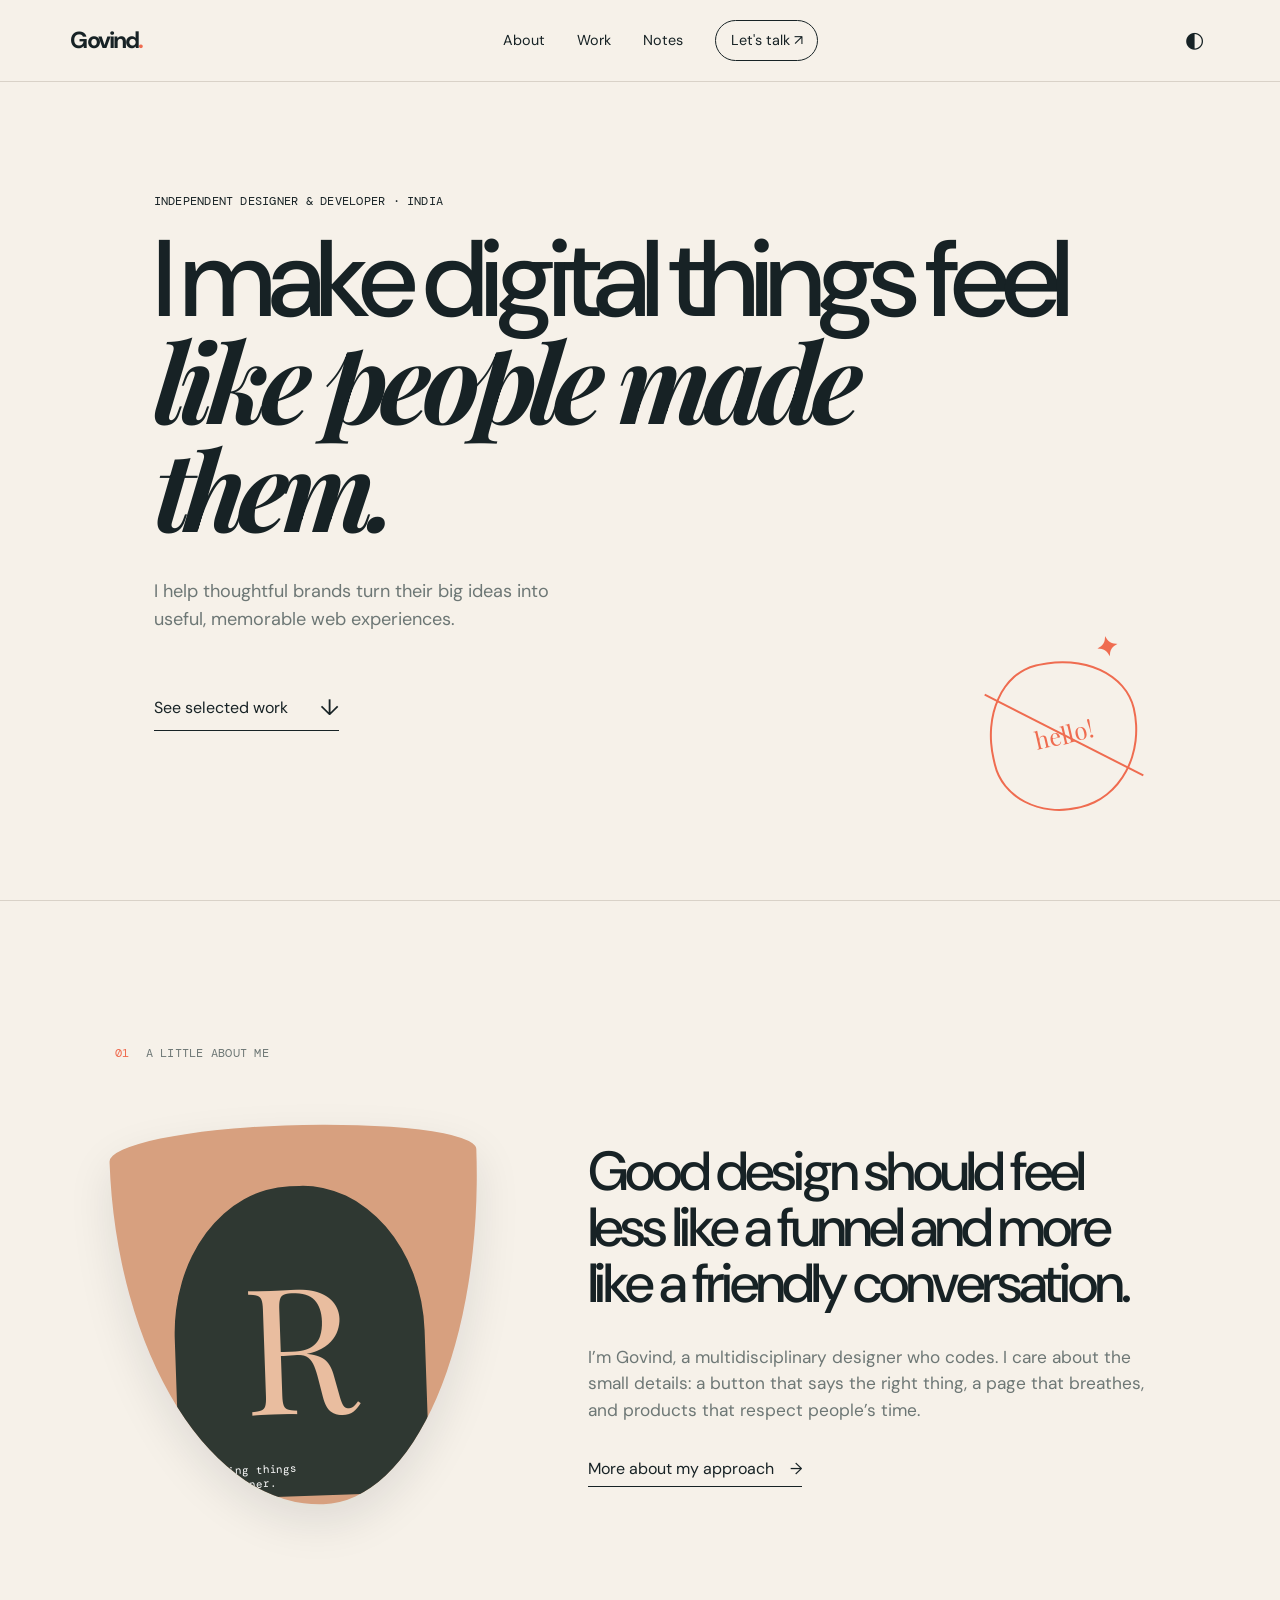
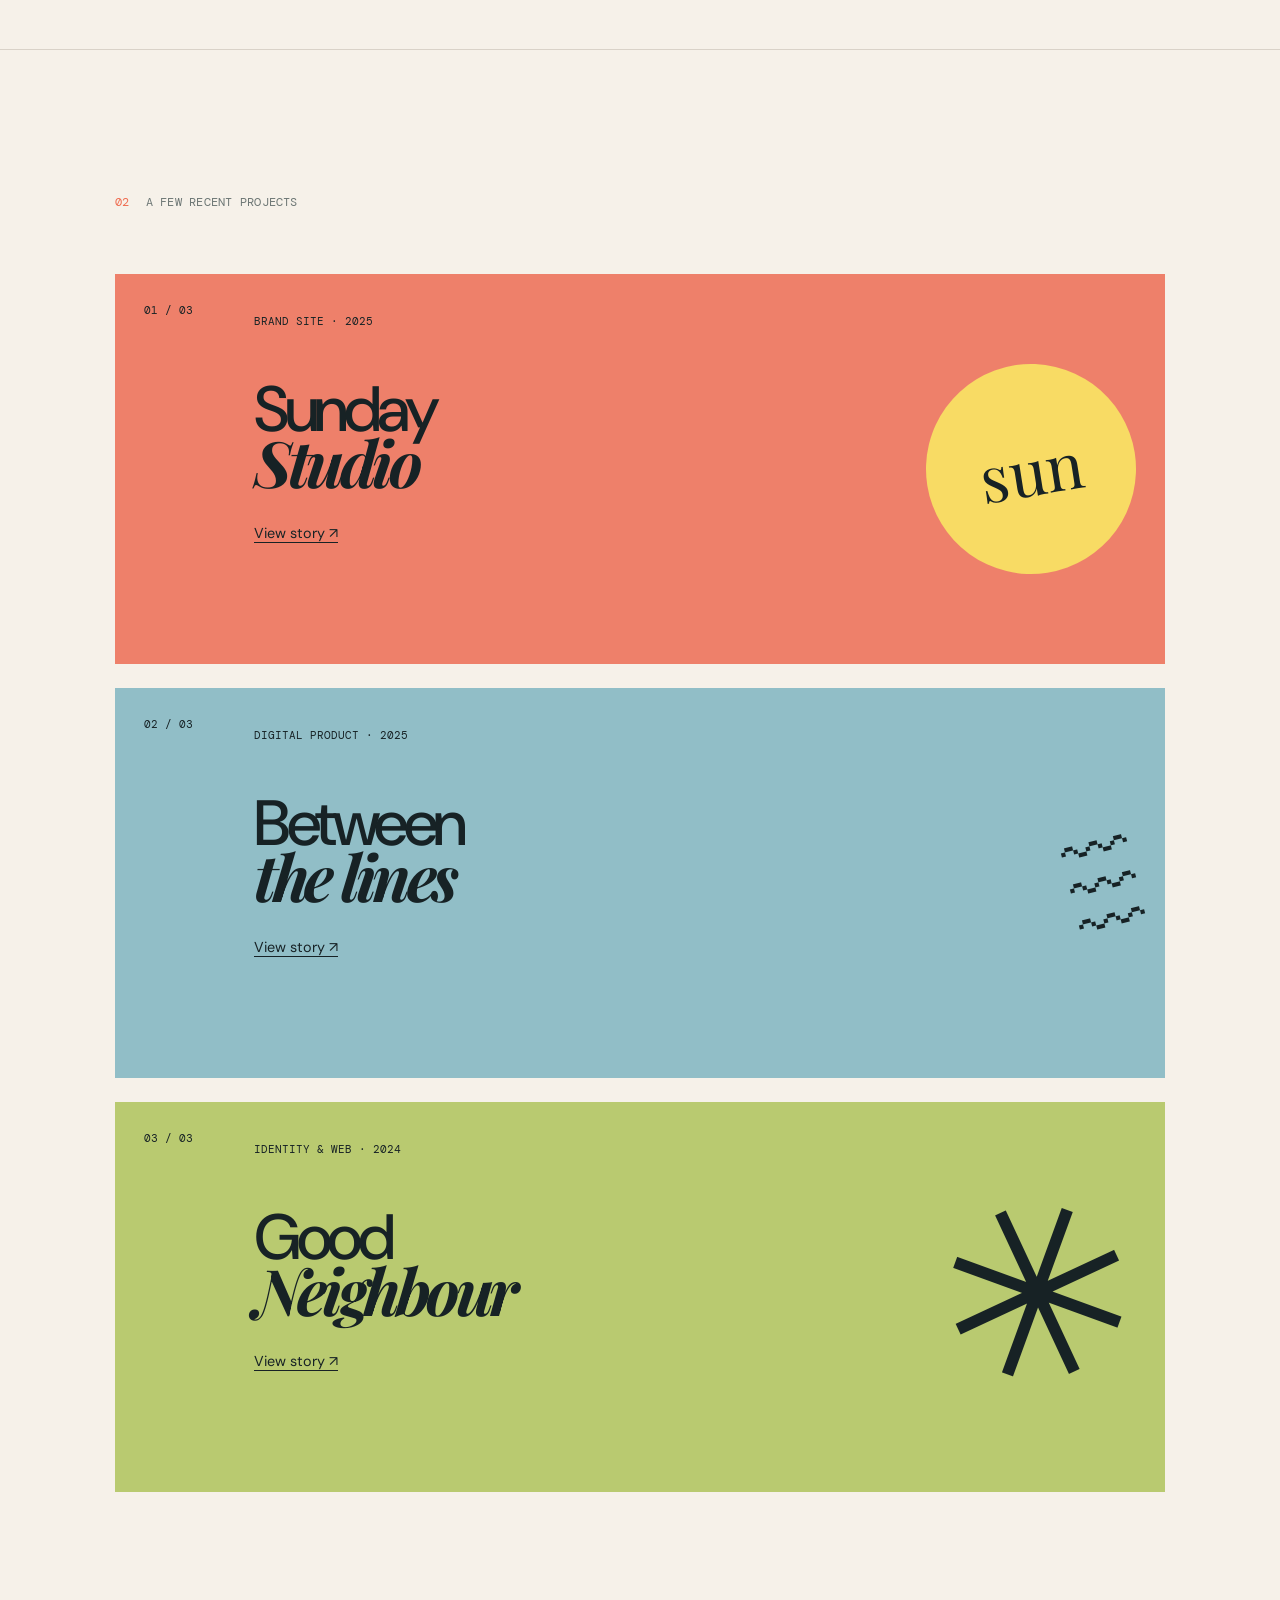
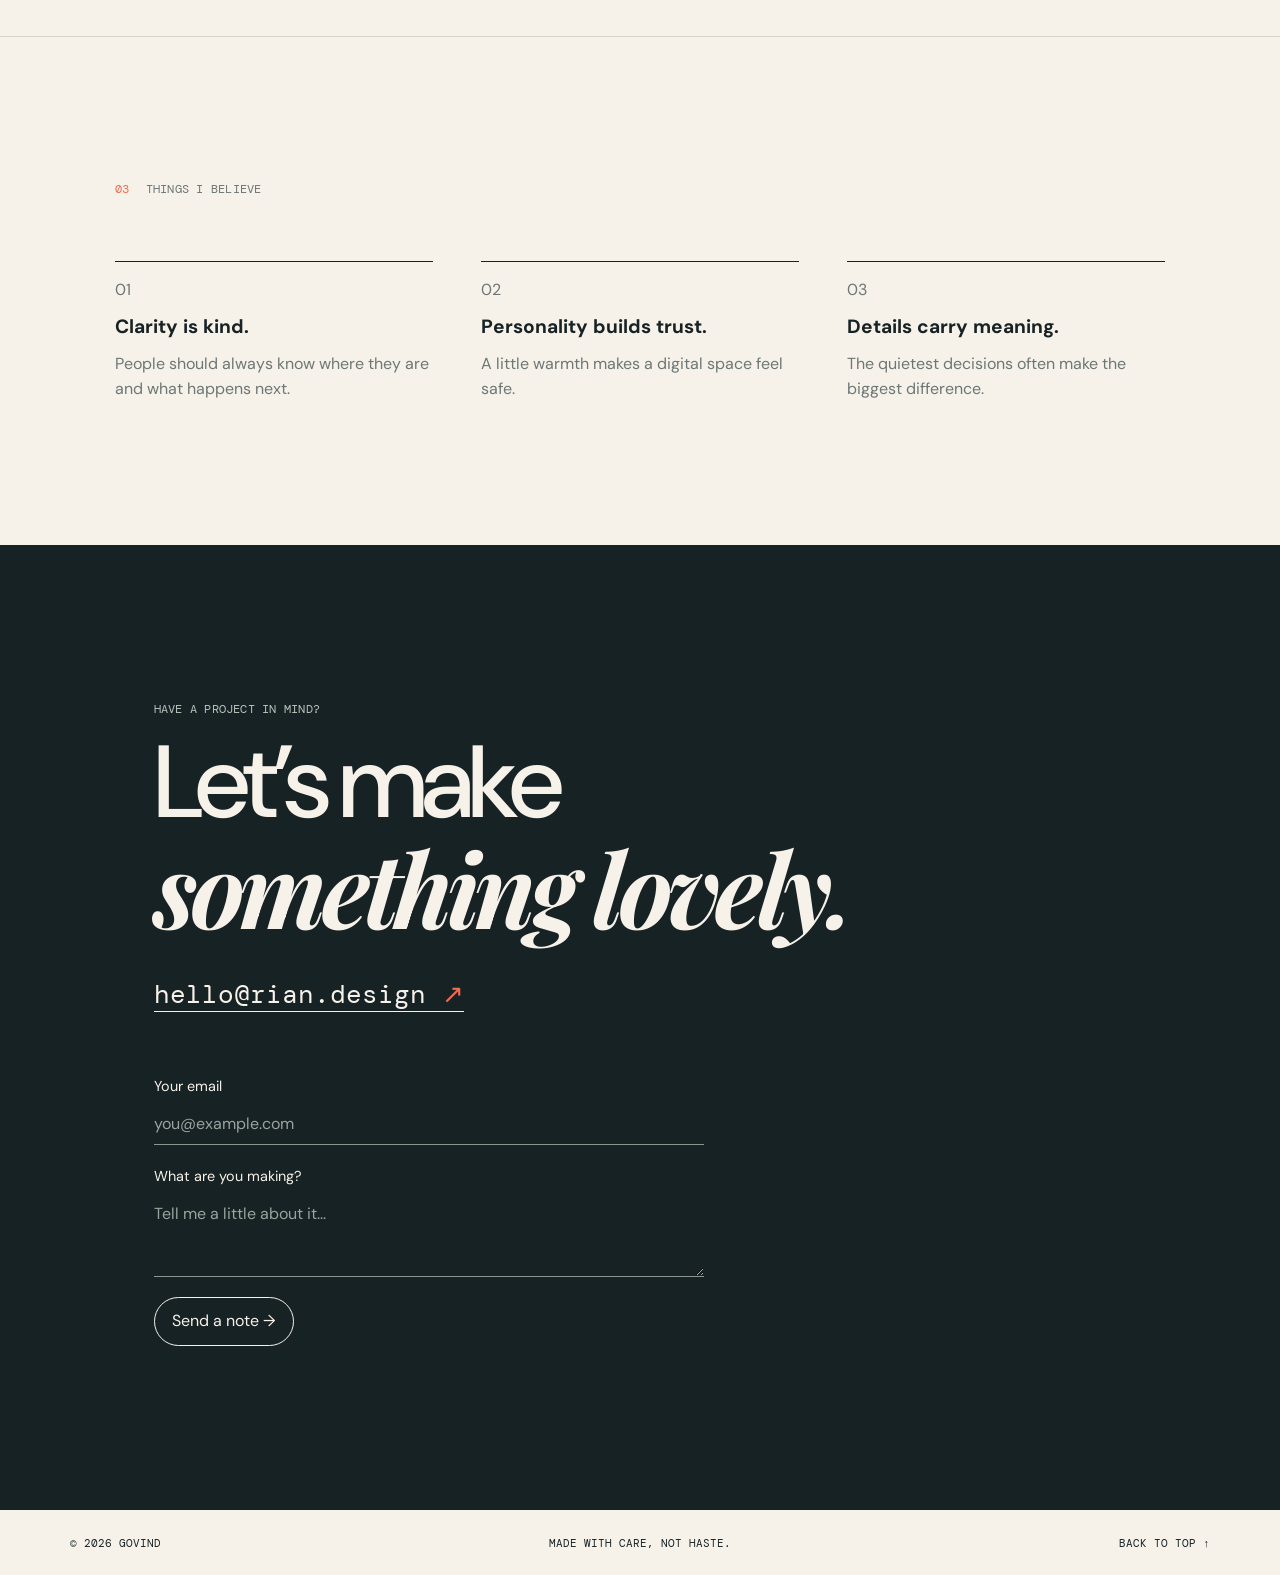
<file: index.html>
<!doctype html>
<html lang="en">
  <head>
    <meta charset="UTF-8" />
    <meta name="viewport" content="width=device-width, initial-scale=1.0" />
    <meta name="description" content="A warm, responsive personal portfolio." />
    <title>Govind — Creative Developer</title>
    <link rel="preconnect" href="https://fonts.googleapis.com" />
    <link rel="preconnect" href="https://fonts.gstatic.com" crossorigin />
    <link href="https://fonts.googleapis.com/css2?family=DM+Mono&family=DM+Sans:opsz,wght@9..40,400;9..40,500;9..40,700&family=Playfair+Display:ital,wght@0,700;1,700&display=swap" rel="stylesheet" />
    <link rel="stylesheet" href="style.css" />
  </head>
  <body>
    <header class="site-header">
      <a class="brand" href="#home" aria-label="Rian home">Govind<span>.</span></a>
      <button class="menu-button" aria-label="Open menu" aria-expanded="false">Menu</button>
      <nav class="nav" aria-label="Main navigation">
        <a href="#about">About</a><a href="#work">Work</a><a href="#notes">Notes</a><a class="nav-contact" href="#contact">Let's talk <span>↗</span></a>
      </nav>
      <button class="theme-button" aria-label="Switch color theme">◐</button>
    </header>

    <main>
      <section class="hero" id="home">
        <p class="eyebrow">Independent designer &amp; developer · India</p>
        <h1>I make digital things feel <em>like people made them.</em></h1>
        <p class="hero-copy">I help thoughtful brands turn their big ideas into useful, memorable web experiences.</p>
        <a class="round-link" href="#work">See selected work <span>↓</span></a>
        <div class="hero-doodle" aria-hidden="true"><span>hello!</span><i></i><b>✦</b></div>
      </section>

      <section class="about section" id="about">
        <div class="section-label"><span>01</span> A little about me</div>
        <div class="about-grid">
          <div class="portrait"><div class="portrait-face">R</div><span>Currently making things<br />from a sunny corner.</span></div>
          <div>
            <h2>Good design should feel less like a funnel and more like a friendly conversation.</h2>
            <p>I’m Govind, a multidisciplinary designer who codes. I care about the small details: a button that says the right thing, a page that breathes, and products that respect people’s time.</p>
            <a class="text-link" href="#contact">More about my approach <span>→</span></a>
          </div>
        </div>
      </section>

      <section class="work section" id="work">
        <div class="section-label"><span>02</span> A few recent projects</div>
        <div class="project-list">
          <article class="project project--coral"><div class="project-number">01 / 03</div><div><p class="project-type">Brand site · 2025</p><h3>Sunday<br /><em>Studio</em></h3><a href="#contact" aria-label="Ask about Sunday Studio">View story ↗</a></div><div class="project-art art-sun"><span>sun</span></div></article>
          <article class="project project--blue"><div class="project-number">02 / 03</div><div><p class="project-type">Digital product · 2025</p><h3>Between<br /><em>the lines</em></h3><a href="#contact" aria-label="Ask about Between the lines">View story ↗</a></div><div class="project-art art-lines">〰<br />〰<br />〰</div></article>
          <article class="project project--lime"><div class="project-number">03 / 03</div><div><p class="project-type">Identity &amp; web · 2024</p><h3>Good<br /><em>Neighbour</em></h3><a href="#contact" aria-label="Ask about Good Neighbour">View story ↗</a></div><div class="project-art art-flower">✳</div></article>
        </div>
      </section>

      <section class="notes section" id="notes">
        <div class="section-label"><span>03</span> Things I believe</div>
        <div class="note-grid">
          <p>01 <strong>Clarity is kind.</strong> People should always know where they are and what happens next.</p>
          <p>02 <strong>Personality builds trust.</strong> A little warmth makes a digital space feel safe.</p>
          <p>03 <strong>Details carry meaning.</strong> The quietest decisions often make the biggest difference.</p>
        </div>
      </section>

      <section class="contact" id="contact">
        <p class="eyebrow">Have a project in mind?</p>
        <h2>Let’s make<br /><em>something lovely.</em></h2>
        <a class="email" href="mailto:hello@rian.design">hello@rian.design <span>↗</span></a>
        <form class="contact-form" id="contact-form">
          <label>Your email <input required type="email" placeholder="you@example.com" /></label>
          <label>What are you making? <textarea required rows="3" placeholder="Tell me a little about it..."></textarea></label>
          <button type="submit">Send a note →</button><p class="form-message" aria-live="polite"></p>
        </form>
      </section>
    </main>
    <footer><span>© 2026 Govind</span><span>Made with care, not haste.</span><a href="#home">Back to top ↑</a></footer>
    <script src="script.js"></script>
  </body>
</html>
</file>
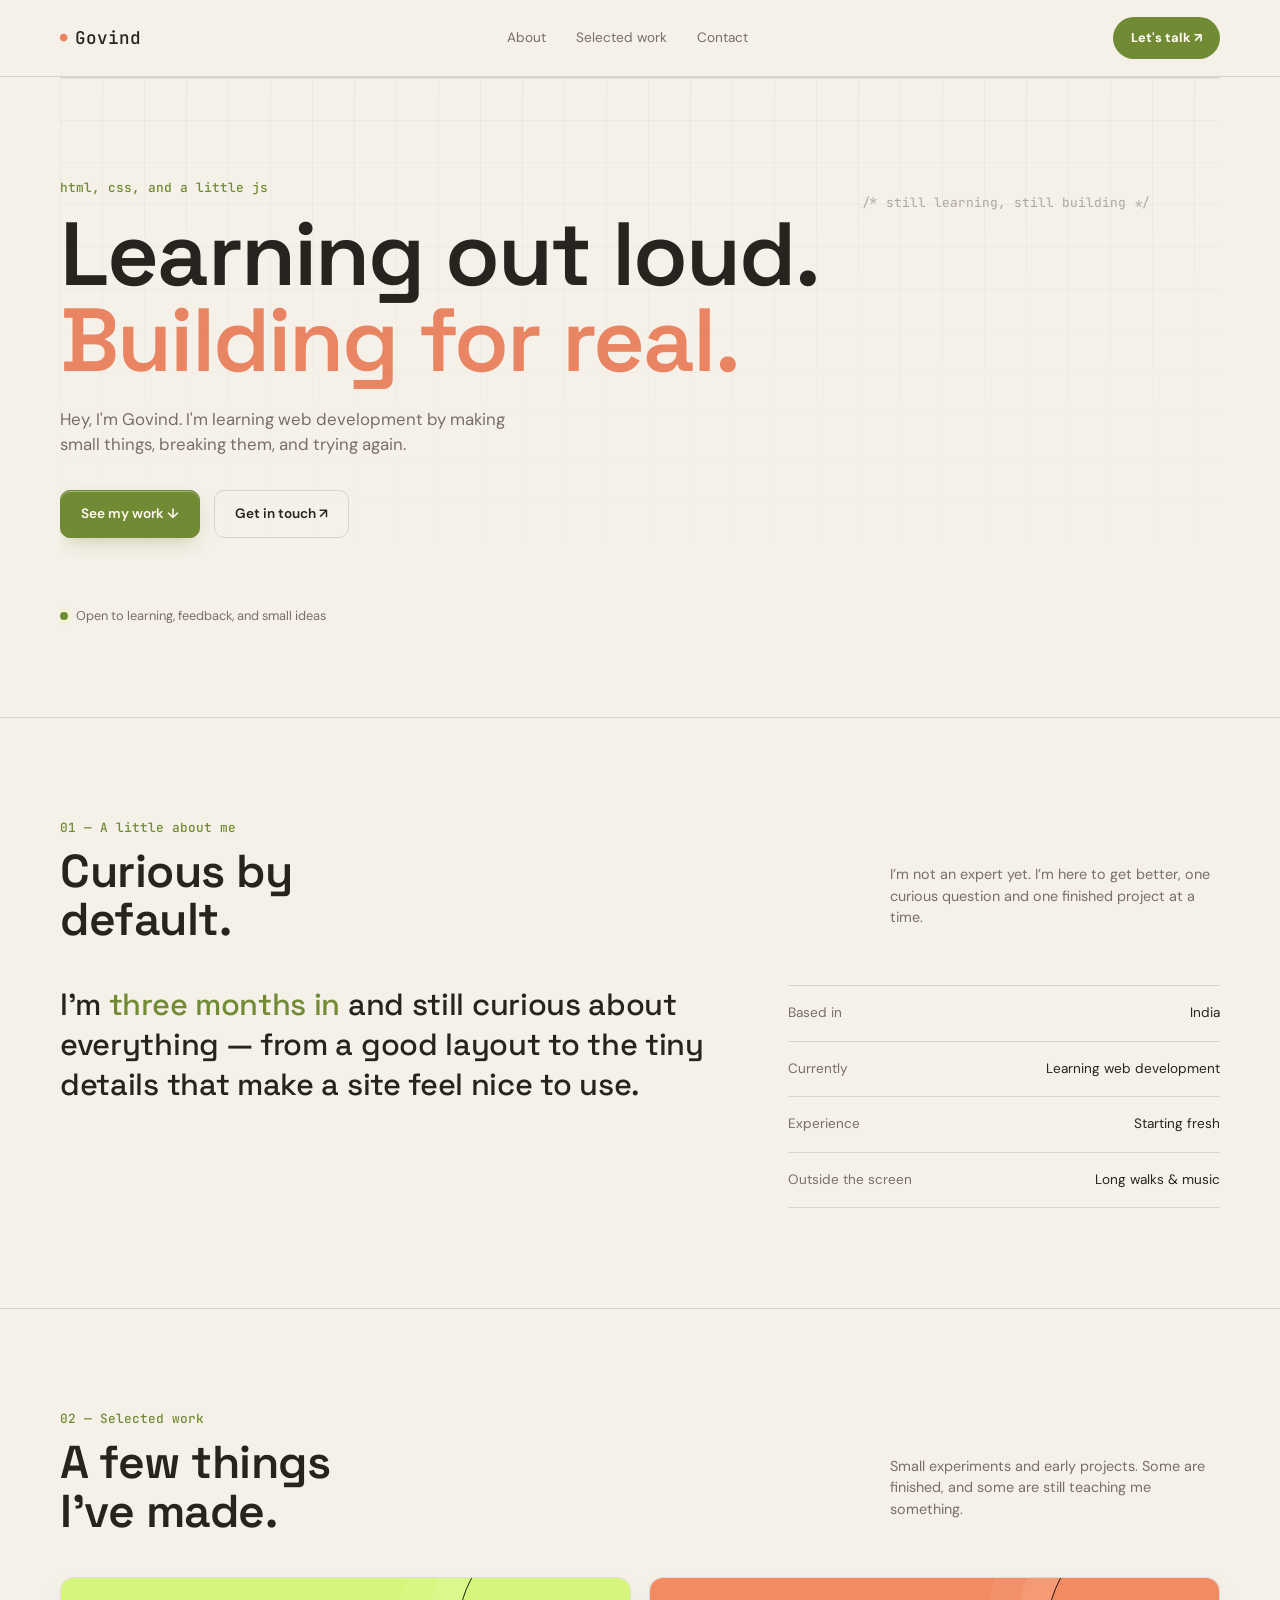
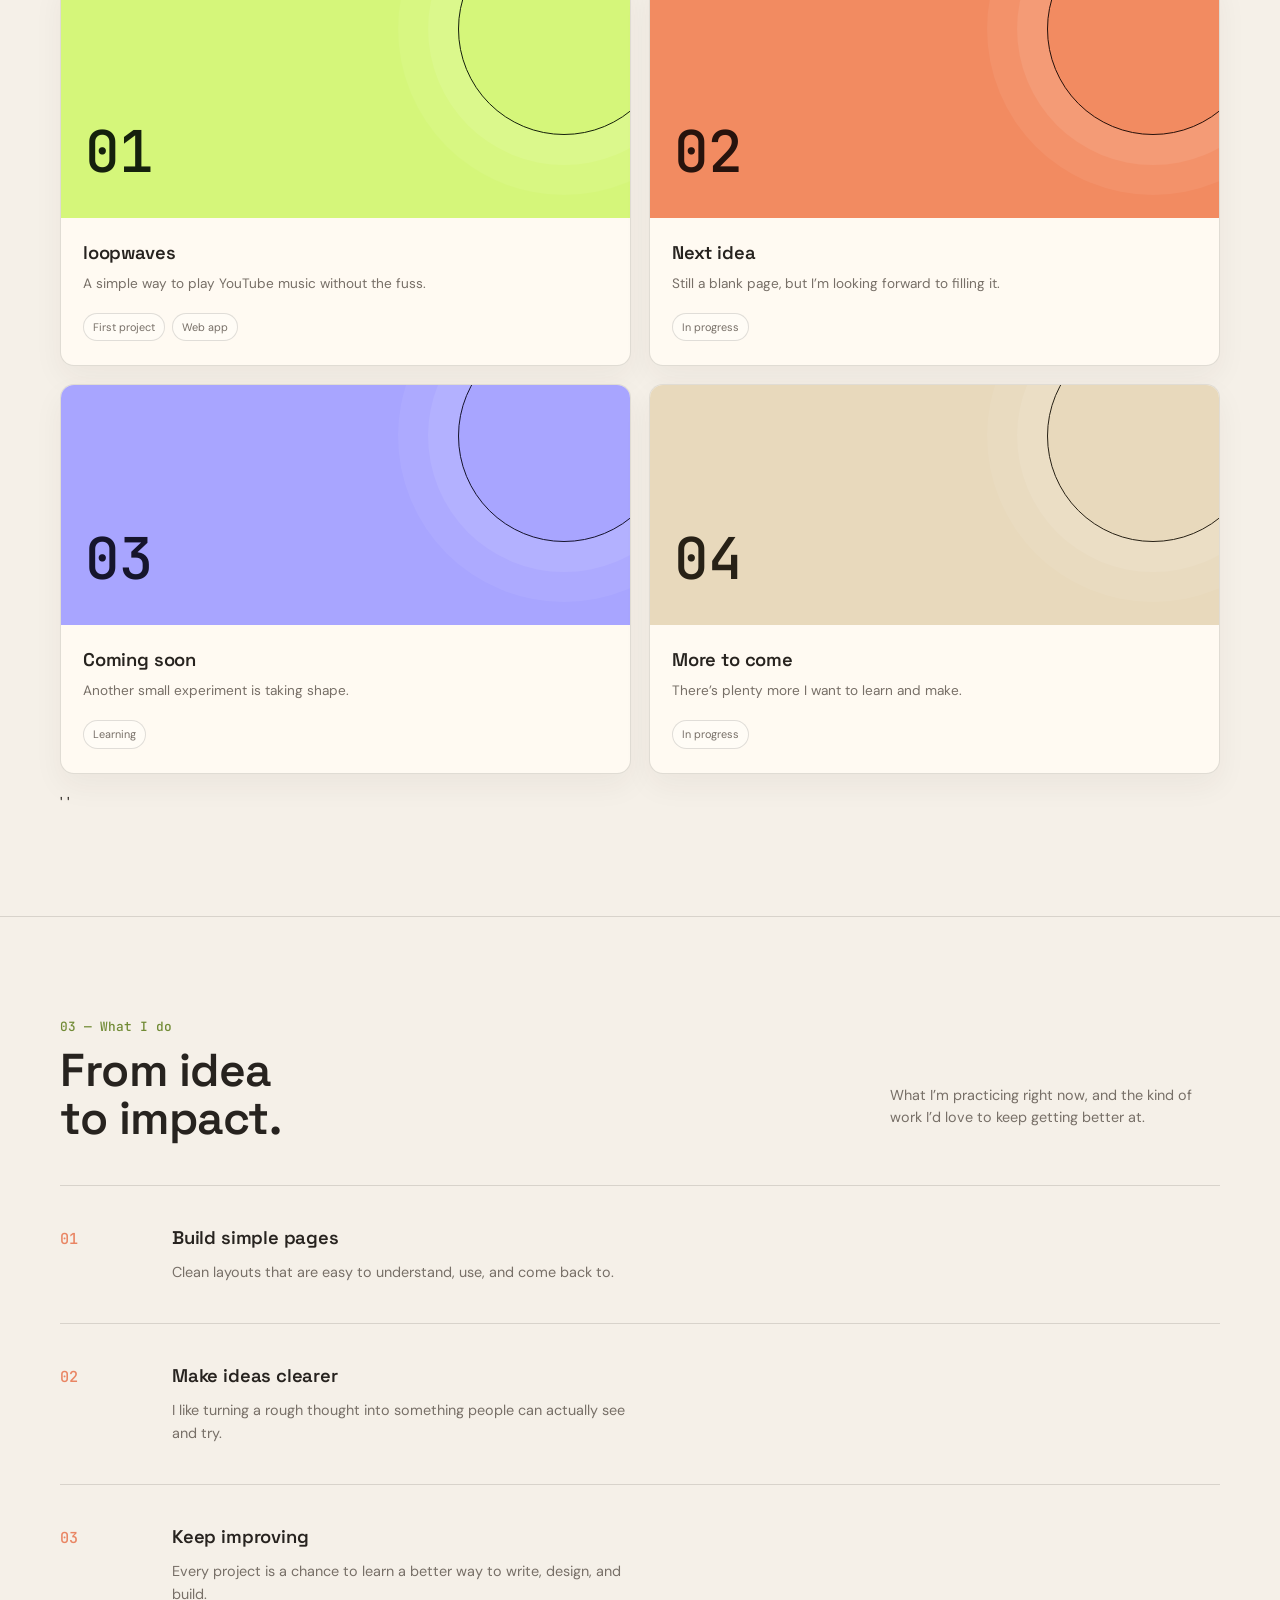
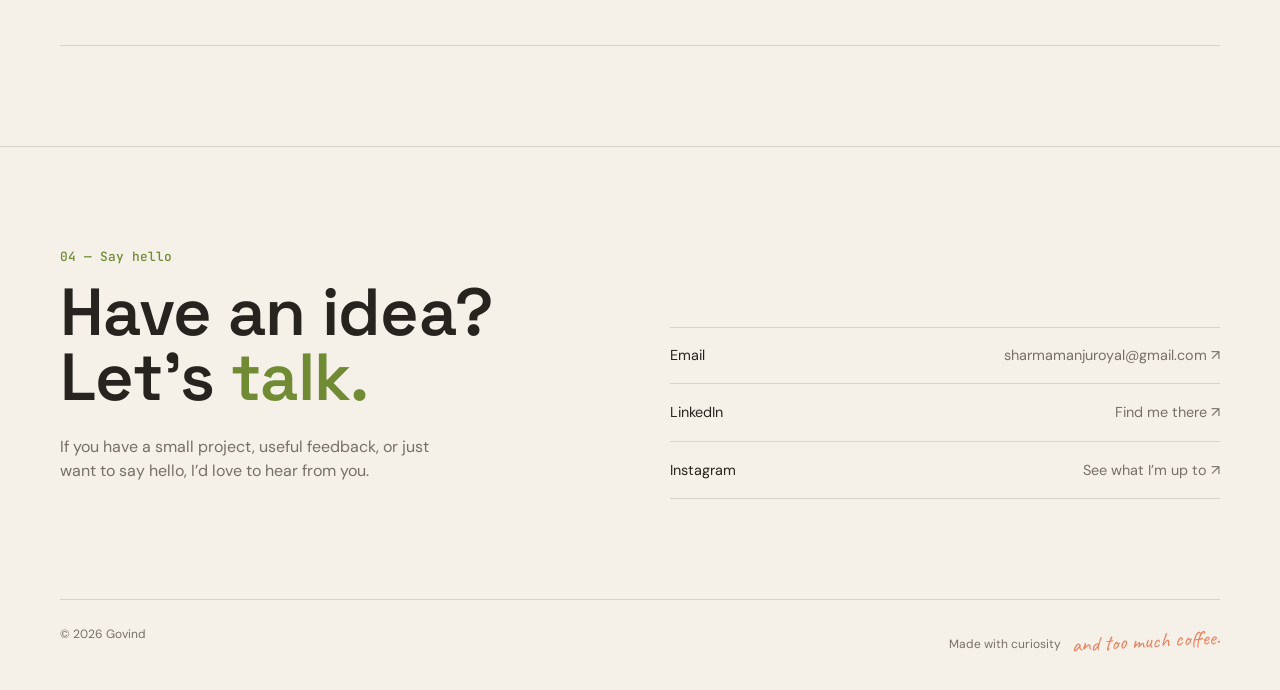
<file: New Text Document.html>
<!DOCTYPE html>
<html lang="en">
<head>
  <meta charset="UTF-8" />
  <meta name="viewport" content="width=device-width, initial-scale=1.0" />
  <meta name="description" content="Govind — a beginner web developer learning in public." />
  <title>Govind — learning to build for the web</title>
  <link rel="preconnect" href="https://fonts.googleapis.com" />
  <link rel="preconnect" href="https://fonts.gstatic.com" crossorigin />
  <link href="https://fonts.googleapis.com/css2?family=Caveat:wght@500;600&family=DM+Sans:wght@400;500;600;700&family=JetBrains+Mono:wght@400;500&family=Space+Grotesk:wght@500;600;700&display=swap" rel="stylesheet" />
  <style>
    :root {
      --ink: #27231f;
      --muted: #776f67;
      --line: rgba(39, 35, 31, .14);
      --panel: #fffaf2;
      --accent: #718b35;
      --accent-dark: #fffaf2;
      --warm: #e98563;
      --max: 1160px;
      --font-display: 'Space Grotesk', ui-sans-serif, system-ui, sans-serif;
      --font-mono: 'JetBrains Mono', ui-monospace, 'SF Mono', monospace;
    }

    * { box-sizing: border-box; }
    html { scroll-behavior: smooth; }
    body {
      margin: 0;
      background:
        radial-gradient(ellipse 900px 520px at 82% -8%, rgba(233,133,99,.13), transparent 60%),
        #f5f0e8;
      color: var(--ink);
      font-family: 'DM Sans', ui-sans-serif, system-ui, -apple-system, BlinkMacSystemFont, "Segoe UI", sans-serif;
      line-height: 1.5;
    }
    a { color: inherit; text-decoration: none; }
    .shell { width: min(calc(100% - 48px), var(--max)); margin: 0 auto; }

    header {
      border-bottom: 1px solid var(--line);
      position: sticky;
      top: 0;
      z-index: 10;
      backdrop-filter: blur(16px);
      background: rgba(245, 240, 232, .86);
    }
    nav { display: flex; align-items: center; justify-content: space-between; min-height: 76px; }
    .brand { font-family: var(--font-mono); font-weight: 500; font-size: 1.1rem; color: var(--ink); }
    .brand::before { content: "●"; color: var(--warm); margin-right: 8px; font-size: .7em; vertical-align: .12em; }
    .nav-links { display: flex; gap: 30px; color: var(--muted); font-size: .85rem; }
    .nav-links a { transition: color .2s ease; }
    .nav-links a:hover { color: var(--ink); }
    .nav-cta {
      background: var(--accent);
      color: var(--accent-dark);
      border-radius: 999px;
      padding: 11px 18px;
      font-weight: 800;
      font-size: .8rem;
    }

    .hero { padding: 100px 0 90px; position: relative; overflow: hidden; }
    .hero::before {
      content: "";
      position: absolute;
      inset: 0;
      background-image:
        linear-gradient(rgba(39,35,31,.045) 1px, transparent 1px),
        linear-gradient(90deg, rgba(39,35,31,.045) 1px, transparent 1px);
      background-size: 42px 42px;
      mask-image: linear-gradient(to bottom, black, transparent 75%);
      pointer-events: none;
    }
    .hero-tag {
      position: absolute;
      right: 6%;
      top: 18%;
      font-family: var(--font-mono);
      font-size: .8rem;
      color: rgba(39,35,31,.35);
      pointer-events: none;
      display: none;
    }
    @media (min-width: 900px) { .hero-tag { display: block; } }
    .eyebrow { font-family: var(--font-mono); color: var(--accent); font-size: .8rem; font-weight: 500; }
    h1 {
      font-family: var(--font-display);
      max-width: 790px;
      margin: 14px 0 24px;
      font-size: clamp(3rem, 7vw, 6.4rem);
      letter-spacing: -.02em;
      line-height: .96;
      font-weight: 600;
    }
    h1 em { color: var(--warm); font-style: normal; }
    .hero-copy { max-width: 480px; color: var(--muted); font-size: 1.05rem; }
    .hero-actions { display: flex; gap: 14px; align-items: center; margin-top: 32px; }
    .button { border: 1px solid var(--line); border-radius: 10px; padding: 13px 20px; font-size: .85rem; font-weight: 600; transition: transform .2s ease, border-color .2s ease, box-shadow .2s ease; }
    .button.primary { background: var(--accent); color: var(--accent-dark); border-color: var(--accent);     box-shadow: 0 1px 0 rgba(255,255,255,.35) inset, 0 8px 20px -8px rgba(113,139,53,.45); }
    .button.primary:hover { transform: translateY(-2px); }
    .button:not(.primary):hover { border-color: var(--accent); transform: translateY(-2px); }
    .availability { display: inline-flex; align-items: center; gap: 8px; margin-top: 68px; color: var(--muted); font-size: .8rem; }
    .dot { background: var(--accent); border-radius: 50%; width: 8px; height: 8px; box-shadow: 0 0 0 5px rgba(200, 255, 90, .1); }

    section { padding: 100px 0; border-top: 1px solid var(--line); }
    .section-heading { display: flex; justify-content: space-between; align-items: end; margin-bottom: 42px; }
    .section-heading h2 { font-family: var(--font-display); font-size: clamp(1.9rem, 3.6vw, 3rem); letter-spacing: -.01em; line-height: 1.05; font-weight: 600; margin: 10px 0 0; }
    .section-heading p { color: var(--muted); max-width: 330px; font-size: .9rem; }

    .about-grid { display: grid; grid-template-columns: 1.2fr .8fr; gap: 80px; align-items: start; }
    .about-text { font-family: var(--font-display); font-weight: 500; font-size: clamp(1.3rem, 2.4vw, 2rem); letter-spacing: -.01em; line-height: 1.3; margin: 0; }
    .about-text strong { color: var(--accent); font-weight: 500; }
    .facts { border-top: 1px solid var(--line); }
    .fact { display: flex; justify-content: space-between; gap: 24px; padding: 17px 0; border-bottom: 1px solid var(--line); font-size: .85rem; transition: border-color .3s ease; }
    .fact span:first-child { color: var(--muted); }
    .fact span:last-child { transition: color .3s ease, transform .3s ease; display: inline-block; }
    .fact:hover { border-color: var(--accent); }
    .fact:hover span:last-child { color: var(--accent); transform: translateX(4px); }

    .projects { display: grid; grid-template-columns: repeat(2, 1fr); gap: 18px; }
    .project { background: var(--panel); border: 1px solid var(--line); border-radius: 14px; overflow: hidden; transition: transform .25s ease, border-color .25s ease; box-shadow: 0 12px 30px rgba(60, 45, 30, .05); }
    .project:hover { transform: translateY(-6px); border-color: rgba(200, 255, 90, .65); }
    .project-visual { min-height: 240px; padding: 24px; display: flex; align-items: end; background: #d5f67a; color: #15200d; position: relative; overflow: hidden; }
    .project:nth-child(2) .project-visual { background: #f28b61; color: #27130d; }
    .project:nth-child(3) .project-visual { background: #a8a5ff; color: #16152c; }
    .project:nth-child(4) .project-visual { background: #e8d9bc; color: #272116; }
    .project-visual::before { content: ""; position: absolute; width: 210px; height: 210px; border: 1px solid currentColor; border-radius: 50%; right: -40px; top: -55px; box-shadow: 0 0 0 30px rgba(255,255,255,.08), 0 0 0 60px rgba(255,255,255,.06); }
    .project-number { font-family: var(--font-mono); font-size: 3.6rem; font-weight: 500; letter-spacing: -.02em; position: relative; }
    .project-info { padding: 21px 22px 24px; }
    .project-info h3 { font-family: var(--font-display); font-weight: 600; font-size: 1.15rem; letter-spacing: -.01em; margin: 0 0 7px; }
    .project-info p { color: var(--muted); font-size: .85rem; margin: 0 0 19px; }
    .tags { display: flex; gap: 7px; flex-wrap: wrap; }
    .tag { border: 1px solid var(--line); color: var(--muted); border-radius: 100px; padding: 5px 9px; font-size: .68rem; background: rgba(255,255,255,.35); }

    /* ===== Services (merged from the second document, remapped to this theme) ===== */
    .services { display: flex; flex-direction: column; }
    .service {
      position: relative;
      display: grid;
      grid-template-columns: 4.5rem 1fr;
      gap: 0 2.5rem;
      padding: 2.4rem 1.25rem 2.4rem 0;
      border-top: 1px solid var(--line);
      cursor: default;
      overflow: hidden;
    }
    .service:last-child { border-bottom: 1px solid var(--line); }
    .service::before {
      content: "";
      position: absolute;
      inset: 0;
      background: linear-gradient(90deg, rgba(113, 139, 53, .1), rgba(113, 139, 53, 0));
      transform: scaleX(0);
      transform-origin: left;
      transition: transform .55s cubic-bezier(.16, 1, .3, 1);
      z-index: 0;
    }
    .service.enter-right::before { transform-origin: right; }
    .service:hover::before { transform: scaleX(1); }
    .service-index {
      position: relative;
      z-index: 1;
      font-family: var(--font-mono);
      font-size: .95rem;
      font-weight: 500;
      color: var(--warm);
      padding-top: .25rem;
      transition: color .4s ease, transform .5s cubic-bezier(.16, 1, .3, 1);
    }
    .service:hover .service-index { color: var(--accent); transform: translateX(.3rem); }
    .service-body { position: relative; z-index: 1; }
    .service h3 {
      font-family: var(--font-display);
      font-weight: 600;
      font-size: 1.15rem;
      letter-spacing: -.01em;
      margin: 0 0 .6rem;
      transition: transform .5s cubic-bezier(.16, 1, .3, 1);
    }
    .service:hover h3 { transform: translateX(.3rem); }
    .service p {
      margin: 0;
      max-width: 46ch;
      color: var(--muted);
      font-size: .9rem;
      line-height: 1.6;
      transition: transform .5s cubic-bezier(.16, 1, .3, 1), color .4s ease;
    }
    .service:hover p { transform: translateX(.3rem); color: var(--ink); }
    @media (max-width: 560px) {
      .service { grid-template-columns: 3rem 1fr; }
    }
    @media (prefers-reduced-motion: reduce) {
      .service::before, .service-index, .service h3, .service p { transition: none !important; }
    }

    .contact { display: grid; grid-template-columns: 1fr 1fr; gap: 60px; align-items: end; }
    .contact h2 { font-family: var(--font-display); font-weight: 600; font-size: clamp(2.4rem, 5.2vw, 4.6rem); letter-spacing: -.01em; line-height: .98; margin: 14px 0 25px; }
    .contact h2 em { color: var(--accent); font-style: normal; }
    .contact-copy { color: var(--muted); max-width: 370px; }
    .contact-links { display: grid; gap: 1px; border-top: 1px solid var(--line); }
    .contact-link { display: flex; justify-content: space-between; padding: 17px 0; border-bottom: 1px solid var(--line); font-size: .9rem; }
    .contact-link span { color: var(--muted); }
    .contact-link:hover span { color: var(--accent); }
    footer { padding: 25px 0 32px; border-top: 1px solid var(--line); color: var(--muted); font-size: .75rem; display: flex; justify-content: space-between; }
    .handwritten { font-family: 'Caveat', cursive; color: var(--warm); font-size: 1.35rem; transform: rotate(-3deg); display: inline-block; margin-left: 8px; }

    /* ===== Scroll reveal ===== */
    .reveal {
      opacity: 0;
      transform: translateY(28px);
      transition: opacity .7s cubic-bezier(.16,1,.3,1), transform .7s cubic-bezier(.16,1,.3,1);
    }
    .reveal.is-visible { opacity: 1; transform: translateY(0); }
    .reveal-stagger > * {
      opacity: 0;
      transform: translateY(24px);
      transition: opacity .6s cubic-bezier(.16,1,.3,1), transform .6s cubic-bezier(.16,1,.3,1);
    }
    .reveal-stagger.is-visible > * { opacity: 1; transform: translateY(0); }
    .reveal-stagger.is-visible > *:nth-child(1) { transition-delay: .05s; }
    .reveal-stagger.is-visible > *:nth-child(2) { transition-delay: .12s; }
    .reveal-stagger.is-visible > *:nth-child(3) { transition-delay: .19s; }
    .reveal-stagger.is-visible > *:nth-child(4) { transition-delay: .26s; }

    @media (prefers-reduced-motion: reduce) {
      .reveal, .reveal-stagger > * {
        opacity: 1 !important;
        transform: none !important;
        transition: none !important;
      }
    }

    @media (max-width: 720px) {
      .shell { width: min(calc(100% - 32px), var(--max)); }
      .nav-links { display: none; }
      .nav-cta { padding: 9px 14px; }
      .hero { padding: 80px 0 72px; }
      .hero-actions { flex-wrap: wrap; }
      .availability { margin-top: 48px; }
      section { padding: 70px 0; }
      .section-heading, .contact { display: block; }
      .section-heading p { margin-top: 25px; }
      .about-grid { grid-template-columns: 1fr; gap: 42px; }
      .projects, .services { grid-template-columns: 1fr; }
      .project-visual { min-height: 190px; }
      .contact-links { margin-top: 44px; }
      footer { gap: 16px; flex-direction: column; }
    }

  </style>
</head>
<body>
  <header>
    <nav class="shell">
      <a class="brand" href="#top">Govind</a>
      <div class="nav-links">
        <a href="#about">About</a>
        <a href="#work">Selected work</a>
        <a href="#contact">Contact</a>
      </div>
      <a class="nav-cta" href="mailto:sharmamanjuroyal@gmail.com">Let's talk <span aria-hidden="true">↗</span></a>
    </nav>
  </header>

  <main id="top">
    <section class="hero shell">
      <span class="hero-tag">/* still learning, still building */</span>
      <div class="eyebrow">html, css, and a little js</div>
      <h1>Learning out loud.<br /><em>Building for real.</em></h1>
      <p class="hero-copy">Hey, I'm Govind. I'm learning web development by making small things, breaking them, and trying again.</p>
      <div class="hero-actions">
        <a class="button primary" href="#work">See my work <span aria-hidden="true">↓</span></a>
        <a class="button" href="mailto:sharmamanjuroyal@gmail.com">Get in touch <span aria-hidden="true">↗</span></a>
      </div>
      <div class="availability"><span class="dot"></span> Open to learning, feedback, and small ideas</div>
    </section>

    <section id="about">
      <div class="shell">
        <div class="section-heading reveal">
          <div><div class="eyebrow">01 — A little about me</div><h2>Curious by<br />default.</h2></div>
          <p>I’m not an expert yet. I’m here to get better, one curious question and one finished project at a time.</p>
        </div>
        <div class="about-grid reveal">
          <p class="about-text">I’m <strong>three months in</strong> and still curious about everything — from a good layout to the tiny details that make a site feel nice to use.</p>
          <div class="facts">
            <div class="fact"><span>Based in</span><span>India</span></div>
            <div class="fact"><span>Currently</span><span>Learning web development</span></div>
            <div class="fact"><span>Experience</span><span>Starting fresh</span></div>
            <div class="fact"><span>Outside the screen</span><span>Long walks &amp; music</span></div>
          </div>
        </div>
      </div>
    </section>

    <section id="work">
      <div class="shell">
        <div class="section-heading reveal">
          <div><div class="eyebrow">02 — Selected work</div><h2>A few things<br />I've made.</h2></div>
          <p>Small experiments and early projects. Some are finished, and some are still teaching me something.</p>
        </div>
        <div class="projects reveal-stagger">
          <article class="project">
            <div class="project-visual"><span class="project-number">01</span></div>
            <div class="project-info"><h3>loopwaves</h3><p>A simple way to play YouTube music without the fuss.</p><div class="tags"><span class="tag">First project</span><span class="tag">Web app</span></div></div>
          </article>
          <article class="project">
            <div class="project-visual"><span class="project-number">02</span></div>
            <div class="project-info"><h3>Next idea</h3><p>Still a blank page, but I’m looking forward to filling it.</p><div class="tags"><span class="tag">In progress</span></div></div>
          </article>
          <article class="project">
            <div class="project-visual"><span class="project-number">03</span></div>
            <div class="project-info"><h3>Coming soon</h3><p>Another small experiment is taking shape.</p><div class="tags"><span class="tag">Learning</span></div></div>
          </article>
          <article class="project">
            <div class="project-visual"><span class="project-number">04</span></div>
            <div class="project-info"><h3>More to come</h3><p>There’s plenty more I want to learn and make.</p><div class="tags"><span class="tag">In progress</span></div></div>
          </article>
 '
 '       </div>
      </div>
    </section>

    <section>
      <div class="shell">
        <div class="section-heading reveal">
          <div><div class="eyebrow">03 — What I do</div><h2>From idea<br />to impact.</h2></div>
          <p>What I’m practicing right now, and the kind of work I’d love to keep getting better at.</p>
        </div>
        <div class="services reveal-stagger">
          <article class="service"><div class="service-index">01</div><div class="service-body"><h3>Build simple pages</h3><p>Clean layouts that are easy to understand, use, and come back to.</p></div></article>
          <article class="service"><div class="service-index">02</div><div class="service-body"><h3>Make ideas clearer</h3><p>I like turning a rough thought into something people can actually see and try.</p></div></article>
          <article class="service"><div class="service-index">03</div><div class="service-body"><h3>Keep improving</h3><p>Every project is a chance to learn a better way to write, design, and build.</p></div></article>
        </div>
      </div>
    </section>

    <section id="contact">
      <div class="shell contact">
        <div class="reveal">
          <div class="eyebrow">04 — Say hello</div>
          <h2>Have an idea?<br />Let's <em>talk.</em></h2>
          <p class="contact-copy">If you have a small project, useful feedback, or just want to say hello, I’d love to hear from you.</p>      </div>
        <div class="contact-links reveal">
          <a class="contact-link" href="mailto:sharmamanjuroyal@gmail.com">Email <span>sharmamanjuroyal@gmail.com ↗</span></a>
          <a class="contact-link" href="https://www.linkedin.com" target="_blank" rel="noreferrer">LinkedIn <span>Find me there ↗</span></a>
          <a class="contact-link" href="https://www.instagram.com" target="_blank" rel="noreferrer">Instagram <span>See what I’m up to ↗</span></a>
        </div>
      </div>
    </section>
  </main>

  <footer class="shell">
    <span>© 2026 Govind</span>
    <span>Made with curiosity <span class="handwritten">and too much coffee.</span></span>
  </footer>

  <script>
    // scroll reveal: fade/slide sections and cards into view as they enter the viewport
    const revealObserver = new IntersectionObserver((entries) => {
      entries.forEach((entry) => {
        if (entry.isIntersecting) {
          entry.target.classList.add('is-visible');
          revealObserver.unobserve(entry.target);
        }
      });
 
    }, { threshold: 0.15, rootMargin: '0px 0px -40px 0px' });

    document.querySelectorAll('.reveal, .reveal-stagger').forEach((el) => {
      revealObserver.observe(el);
    });

    // direction-aware hover: fill sweeps in from whichever edge the cursor enters
    document.querySelectorAll('.service').forEach(function (el) {
      el.addEventListener('mouseenter', function (e) {
        const rect = el.getBoundingClientRect();
        const enteredFromRight = (e.clientX - rect.left) > rect.width / 2;
        el.classList.toggle('enter-right', enteredFromRight);
      });
    });
  </script>
</body>
</html>

<!-- made by govind and god -->
</file>
<file: style.css>
:root {
  --ink: #172225;
  --paper: #f6f1e9;
  --muted: #6d7775;
  --line: #d9d2c8;
  --accent: #ef6c50;
  --serif: "Playfair Display", Georgia, serif;
  --sans: "DM Sans", sans-serif;
  --mono: "DM Mono", monospace;
  --soft-shadow: 0 18px 45px rgb(23 34 37 / 10%);
}

 *{
  box-sizing: border-box;
}

html {
  scroll-behavior: smooth;
}

body {
  margin: 0;
  background: var(--paper);
  color: var(--ink);
  font: 16px/1.55 var(--sans);
  transition: background-color 0.35s ease, color 0.35s ease;
}

a {
  color: inherit;
  text-decoration: none;
}

button,
a {
  -webkit-tap-highlight-color: transparent;
}

:focus-visible {
  outline: 2px solid var(--accent);
  outline-offset: 4px;
}

.site-header {
  height: 82px;
  display: flex;
  align-items: center;
  justify-content: space-between;
  padding: 0 5.5vw;
  border-bottom: 1px solid var(--line);
  position: sticky;
  top: 0;
  z-index: 10;
  background: color-mix(in srgb, var(--paper) 92%, transparent);
  backdrop-filter: blur(12px);
}

.brand {
  font-size: 1.45rem;
  font-weight: 700;
  letter-spacing: -0.08em;
}

.brand span {
  color: var(--accent);
}

.nav {
  display: flex;
  gap: 2rem;
  align-items: center;
  font-size: 0.9rem;
}

.nav a {
  transition: color 0.2s, transform 0.2s;
}

.nav a:hover,
.text-link:hover {
  color: var(--accent);
}

.nav a:hover {
  transform: translateY(-2px);
}

.nav-contact {
  border: 1px solid var(--ink);
  border-radius: 999px;
  padding: 0.5rem 0.9rem;
  transition: background-color 0.2s, color 0.2s;
}

.nav-contact:hover {
  background: var(--ink);
  color: var(--paper);
}

.theme-button,
.menu-button {
  border: 0;
  background: none;
  color: inherit;
  font: inherit;
  cursor: pointer;
  font-size: 1.35rem;
}

.menu-button {
  display: none;
  font-size: 0.9rem;
}

.hero {
  min-height: calc(100vh - 82px);
  padding: 11vh 12vw 7vh;
  position: relative;
  overflow: hidden;
}

.eyebrow,
.section-label {
  font: 12px var(--mono);
  letter-spacing: 0.02em;
  text-transform: uppercase;
}

.hero h1 {
  font-size: clamp(3.3rem, 8.5vw, 8.5rem);
  font-weight: 500;
  letter-spacing: -0.07em;
  line-height: 0.91;
  max-width: 940px;
  margin: 1.3rem 0 2rem;
}

.hero em,
h2 em,
h3 em {
  font-family: var(--serif);
  font-weight: 700;
}

.hero-copy {
  font-size: 1.13rem;
  max-width: 405px;
  color: var(--muted);
}

.round-link {
  display: inline-flex;
  gap: 2rem;
  align-items: center;
  margin-top: 2.5rem;
  border-bottom: 1px solid;
  padding-bottom: 0.3rem;
  transition: gap 0.25s ease, color 0.2s;
}

.round-link:hover {
  gap: 2.6rem;
  color: var(--accent);
}

.round-link span {
  font-size: 1.4rem;
}

.hero-doodle {
  position: absolute;
  right: 11vw;
  bottom: 10vh;
  width: 150px;
  height: 150px;
  border: 2px solid var(--accent);
  border-radius: 43% 57% 51% 49% / 56% 44% 58% 42%;
  transform: rotate(-13deg);
  display: grid;
  place-items: center;
  color: var(--accent);
  font-family: var(--serif);
  font-size: 1.5rem;
}

.hero-doodle i {
  position: absolute;
  width: 178px;
  border-top: 2px solid var(--accent);
  transform: rotate(40deg);
}

.hero-doodle b {
  position: absolute;
  top: -25px;
  right: 0;
  font-size: 1.7rem;
}

.section {
  padding: 9rem 9vw;
  border-top: 1px solid var(--line);
}

.section-label {
  display: flex;
  gap: 1rem;
  margin-bottom: 4rem;
  color: var(--muted);
}

.section-label span {
  color: var(--accent);
}

.about-grid {
  display: grid;
  grid-template-columns: 35% 1fr;
  gap: 10%;
  align-items: center;
}

.portrait {
  height: 380px;
  background: #d7a07f;
  padding: 1rem;
  position: relative;
  overflow: hidden;
  border-radius: 48% 52% 45% 55% / 8% 8% 92% 92%;
  box-shadow: var(--soft-shadow);
  transform: rotate(-2deg);
}

.portrait-face {
  width: 250px;
  height: 310px;
  border-radius: 48% 48% 10% 10%;
  background: #2f3832;
  margin: 45px auto 0;
  display: grid;
  place-items: center;
  color: #e9bd9f;
  font: 11rem var(--serif);
}

.portrait span {
  position: absolute;
  bottom: 1rem;
  left: 1rem;
  color: #fff;
  font: 11px var(--mono);
}

h2 {
  font-size: clamp(2.2rem, 4.3vw, 4.6rem);
  line-height: 1.02;
  letter-spacing: -0.055em;
  font-weight: 500;
  margin: 0 0 2rem;
}

.about p {
  max-width: 580px;
  color: var(--muted);
  font-size: 1.08rem;
}

.text-link {
  display: inline-block;
  margin-top: 1rem;
  border-bottom: 1px solid;
  padding-bottom: 0.25rem;
}

.text-link span {
  margin-left: 0.8rem;
}

.project-list {
  display: grid;
  gap: 1.5rem;
}

.project {
  height: 390px;
  padding: 1.8rem;
  display: grid;
  grid-template-columns: 110px 1fr 40%;
  position: relative;
  overflow: hidden;
  transition: transform 0.25s ease, box-shadow 0.25s ease;
}

.project:hover {
  transform: translateY(-6px) rotate(0.35deg);
  box-shadow: var(--soft-shadow);
}

.project-number,
.project-type {
  font: 11px var(--mono);
  text-transform: uppercase;
}

.project h3 {
  font-weight: 500;
  font-size: clamp(2.7rem, 5vw, 5.7rem);
  line-height: 0.82;
  letter-spacing: -0.07em;
  margin: 3.5rem 0 1.7rem;
}

.project a {
  font-size: 0.9rem;
  border-bottom: 1px solid;
}

.project--coral {
  background: #ee806a;
}

.project--blue {
  background: #91bec7;
}

.project--lime {
  background: #b9ca70;
}

.project-art {
  align-self: center;
  justify-self: end;
}

.art-sun {
  width: 210px;
  height: 210px;
  background: #f8db64;
  border-radius: 50%;
  display: grid;
  place-items: center;
  font: 4rem var(--serif);
  transform: rotate(-9deg);
}

.art-lines {
  font: 4.2rem/0.55 var(--serif);
  transform: rotate(-14deg);
}

.art-flower {
  font-size: 15rem;
  line-height: 1;
  transform: rotate(20deg);
}

.note-grid {
  display: grid;
  grid-template-columns: repeat(3, 1fr);
  gap: 3rem;
}

.note-grid p {
  border-top: 1px solid var(--ink);
  padding-top: 1rem;
  margin: 0;
  color: var(--muted);
}

.note-grid strong {
  display: block;
  font-size: 1.2rem;
  color: var(--ink);
  margin: 0.6rem 0;
}

.contact {
  background: var(--ink);
  color: var(--paper);
  padding: 9rem 12vw;
}

.contact h2 {
  font-size: clamp(3.5rem, 8vw, 8rem);
  margin: 0.8rem 0 2rem;
}

.contact .eyebrow {
  color: #b9c1ba;
}

.email {
  font: clamp(1.1rem, 2vw, 1.6rem) var(--mono);
  border-bottom: 1px solid;
}

.email-row {
  display: flex;
  align-items: center;
  flex-wrap: wrap;
  gap: 1rem 1.25rem;
}

.email span {
  color: var(--accent);
}

.copy-email {
  border: 1px solid #8b9690;
  border-radius: 999px;
  background: transparent;
  color: inherit;
  padding: 0.45rem 0.8rem;
  font: 0.8rem var(--mono);
  cursor: pointer;
  transition: background-color 0.2s, color 0.2s, border-color 0.2s;
}

.copy-email:hover {
  border-color: var(--paper);
  background: var(--paper);
  color: var(--ink);
}

.copy-message {
  color: #b9c1ba;
  font-size: 0.85rem;
}

.contact-form {
  margin-top: 4rem;
  max-width: 550px;
  display: grid;
  gap: 1.25rem;
}

.contact-form label {
  display: grid;
  gap: 0.4rem;
  font-size: 0.9rem;
}

.contact-form input,
.contact-form textarea {
  background: transparent;
  border: 0;
  border-bottom: 1px solid #8b9690;
  padding: 0.6rem 0;
  color: inherit;
  font: 1rem var(--sans);
  outline-color: var(--accent);
}

.contact-form input::placeholder,
.contact-form textarea::placeholder {
  color: #9aa39d;
}

.contact-form button {
  width: max-content;
  border: 1px solid var(--paper);
  border-radius: 999px;
  background: transparent;
  color: inherit;
  padding: 0.7rem 1.1rem;
  font: inherit;
  cursor: pointer;
  transition: background-color 0.2s, color 0.2s, transform 0.2s;
}

.contact-form button:hover {
  background: var(--paper);
  color: var(--ink);
  transform: translateY(-2px);
}

.form-message {
  margin: 0;
  color: #b9c1ba;
}

footer {
  padding: 1.6rem 5.5vw;
  display: flex;
  justify-content: space-between;
  font: 11px var(--mono);
  text-transform: uppercase;
}

body.dark {
  --paper: #162021;
  --ink: #f5f0e6;
  --muted: #b5bcb7;
  --line: #3b4644;
  --soft-shadow: 0 18px 45px rgb(0 0 0 / 24%);
}

body.dark .portrait-face {
  background: #e1af91;
  color: #26302d;
}

@media (max-width: 700px) {
  .site-header {
    padding: 0 6vw;
    height: 68px;
  }

  .nav {
    display: none;
    position: absolute;
    top: 68px;
    left: 0;
    right: 0;
    background: var(--paper);
    padding: 1.5rem 6vw;
    flex-direction: column;
    align-items: flex-start;
    border-bottom: 1px solid var(--line);
  }

  .nav.open {
    display: flex;
  }

  .menu-button {
    display: block;
    margin-left: auto;
    margin-right: 1.2rem;
  }

  .hero {
    min-height: 690px;
    padding: 12vh 7vw;
  }

  .hero-doodle {
    right: 10vw;
    bottom: 6vh;
    width: 110px;
    height: 110px;
  }

  .about-grid {
    grid-template-columns: 1fr;
    gap: 2.5rem;
  }

  .portrait {
    height: 310px;
  }

  .portrait-face {
    height: 250px;
    width: 200px;
    margin-top: 35px;
    font-size: 8rem;
  }

  .section {
    padding: 5.5rem 7vw;
  }

  .project {
    height: 350px;
    grid-template-columns: 1fr;
    padding: 1.3rem;
  }

  .project h3 {
    margin: 1.4rem 0;
  }

  .project-art {
    position: absolute;
    right: 1.5rem;
    bottom: 1.5rem;
    transform: scale(0.65);
  }

  .project-number {
    position: absolute;
    right: 1.3rem;
    top: 1.3rem;
  }

  .note-grid {
    grid-template-columns: 1fr;
    gap: 2rem;
  }

  .contact {
    padding: 6rem 7vw;
  }

  footer {
    padding: 1.3rem 7vw;
    gap: 1rem;
    flex-wrap: wrap;
  }
}
</file>
